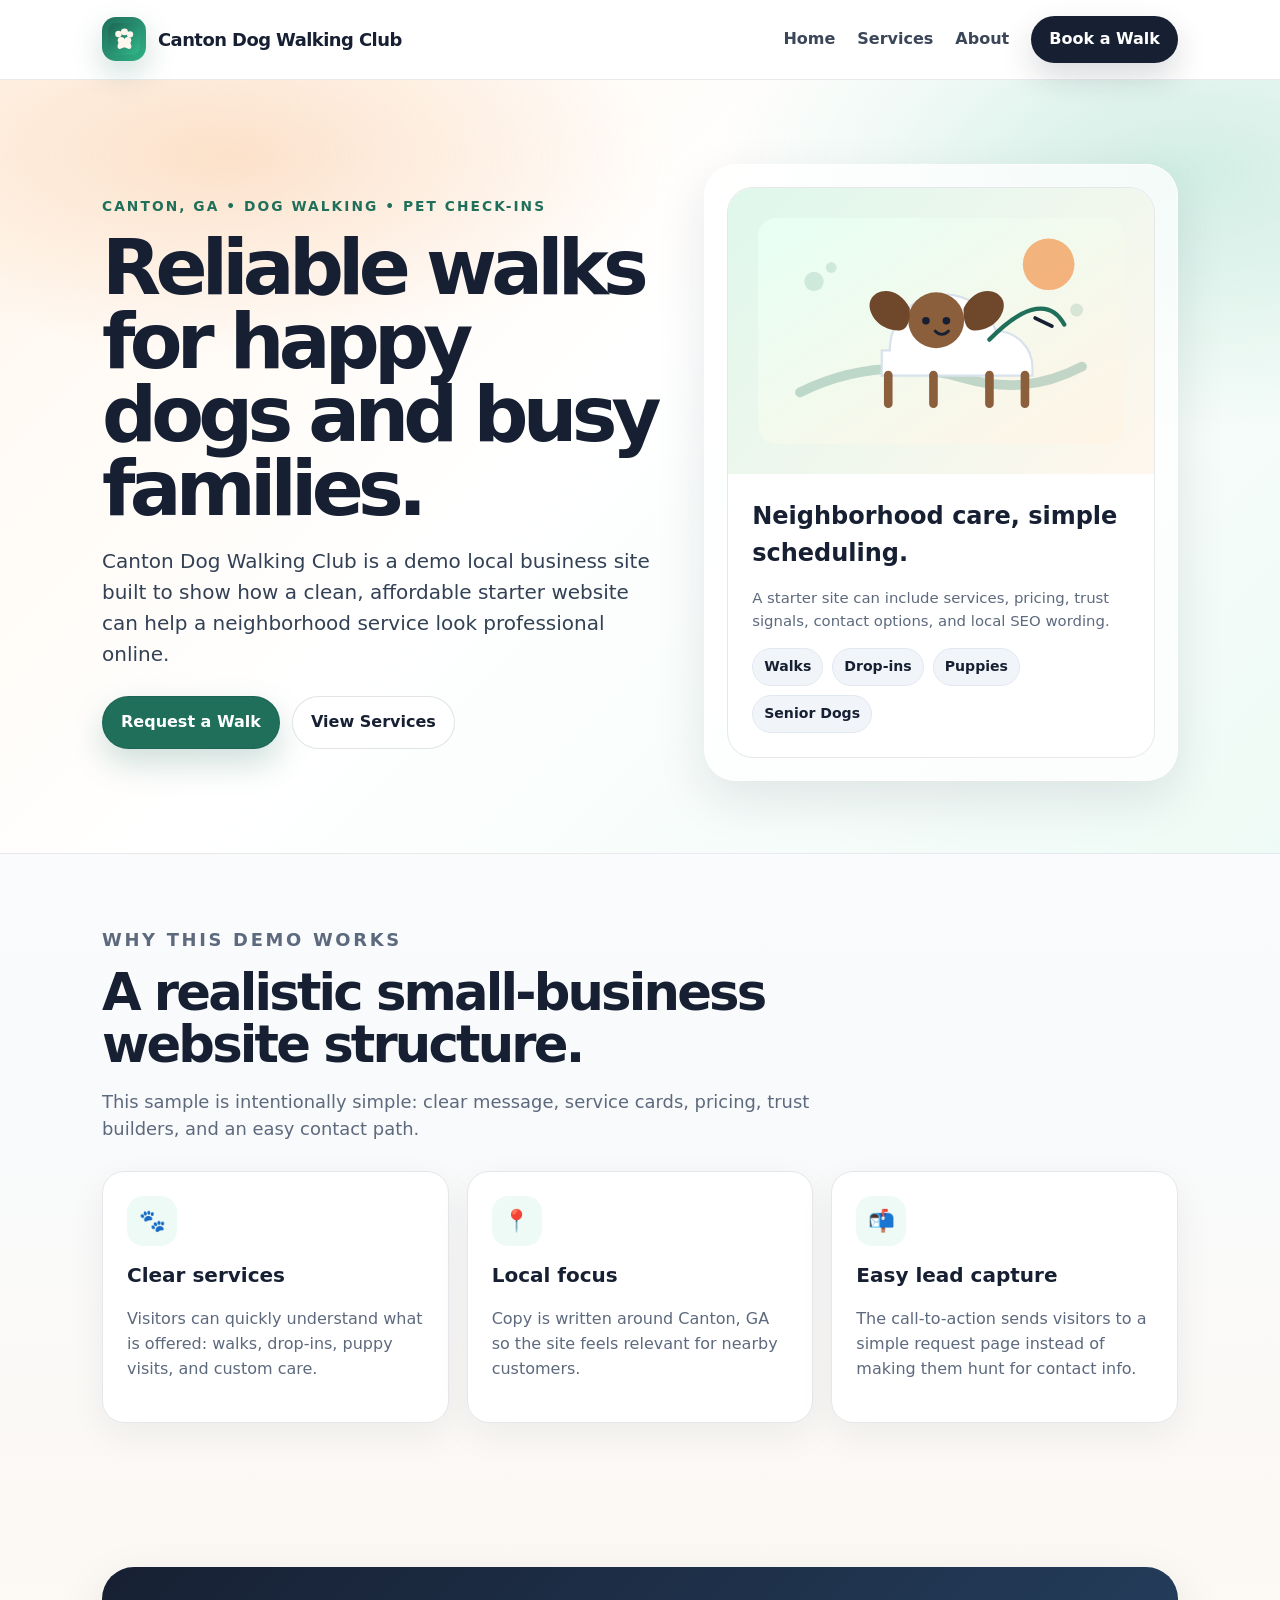
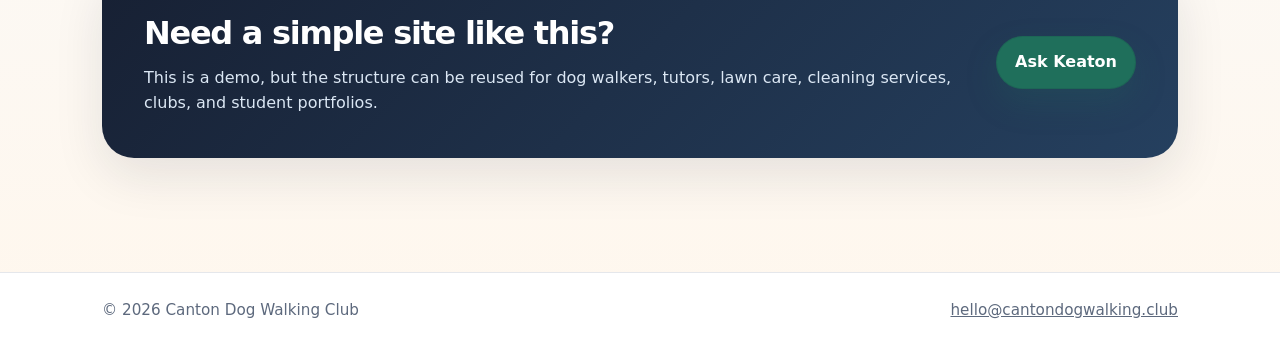
<file: index.html>
<!doctype html><html lang="en"><head><meta charset="utf-8"/><meta name="viewport" content="width=device-width, initial-scale=1"/><title>Canton Dog Walking Club | Dog Walking in Canton, GA</title><meta name="description" content="A friendly demo website for a Canton, Georgia dog walking and pet check-in service. Built as a client website sample."/><link rel="stylesheet" href="assets/style.css"/></head><body><header class="site-header"><nav class="nav"><a class="brand" href="index.html"><span class="logo-mark"><img src="assets/logo.svg" alt="" width="32" height="32"></span><span>Canton Dog Walking Club</span></a><div class="nav-links"><a href="index.html">Home</a><a href="services.html">Services</a><a href="about.html">About</a><a class="nav-cta" href="contact.html">Book a Walk</a></div></nav></header><a class="skip" href="#main">Skip to content</a><section class="hero"><div class="hero-inner"><div><p class="eyebrow">Canton, GA • Dog Walking • Pet Check-ins</p><h1>Reliable walks for happy dogs and busy families.</h1><p class="lead">Canton Dog Walking Club is a demo local business site built to show how a clean, affordable starter website can help a neighborhood service look professional online.</p><div class="btnrow"><a class="btn primary" href="contact.html">Request a Walk</a><a class="btn secondary" href="services.html">View Services</a></div></div><div class="hero-card"><div class="pet-card"><div class="pet-visual"><img src="assets/hero-dog.svg" alt="Illustration of a happy dog on a walk"></div><div class="pet-card-content"><h2 style="margin:0 0 8px">Neighborhood care, simple scheduling.</h2><p class="small">A starter site can include services, pricing, trust signals, contact options, and local SEO wording.</p><div class="badges"><span class="badge">Walks</span><span class="badge">Drop-ins</span><span class="badge">Puppies</span><span class="badge">Senior Dogs</span></div></div></div></div></div></section><main id="main"><section class="section"><div class="section-head"><p class="eyebrow">Why this demo works</p><h2>A realistic small-business website structure.</h2><p>This sample is intentionally simple: clear message, service cards, pricing, trust builders, and an easy contact path.</p></div><div class="grid3"><div class="card"><div class="icon">🐾</div><h3>Clear services</h3><p>Visitors can quickly understand what is offered: walks, drop-ins, puppy visits, and custom care.</p></div><div class="card"><div class="icon">📍</div><h3>Local focus</h3><p>Copy is written around Canton, GA so the site feels relevant for nearby customers.</p></div><div class="card"><div class="icon">📬</div><h3>Easy lead capture</h3><p>The call-to-action sends visitors to a simple request page instead of making them hunt for contact info.</p></div></div></section><section class="section"><div class="cta-band"><div><h2>Need a simple site like this?</h2><p>This is a demo, but the structure can be reused for dog walkers, tutors, lawn care, cleaning services, clubs, and student portfolios.</p></div><a class="btn primary" href="mailto:kcspellacy@gmail.com?subject=Website%20Demo%20Inquiry">Ask Keaton</a></div></section></main><footer class="footer"><div class="footer-inner"><span>© <span id="y"></span> Canton Dog Walking Club</span><span><a href="mailto:hello@cantondogwalking.club">hello@cantondogwalking.club</a></span></div></footer><script>document.getElementById('y').textContent = new Date().getFullYear();</script></body></html>
</file>
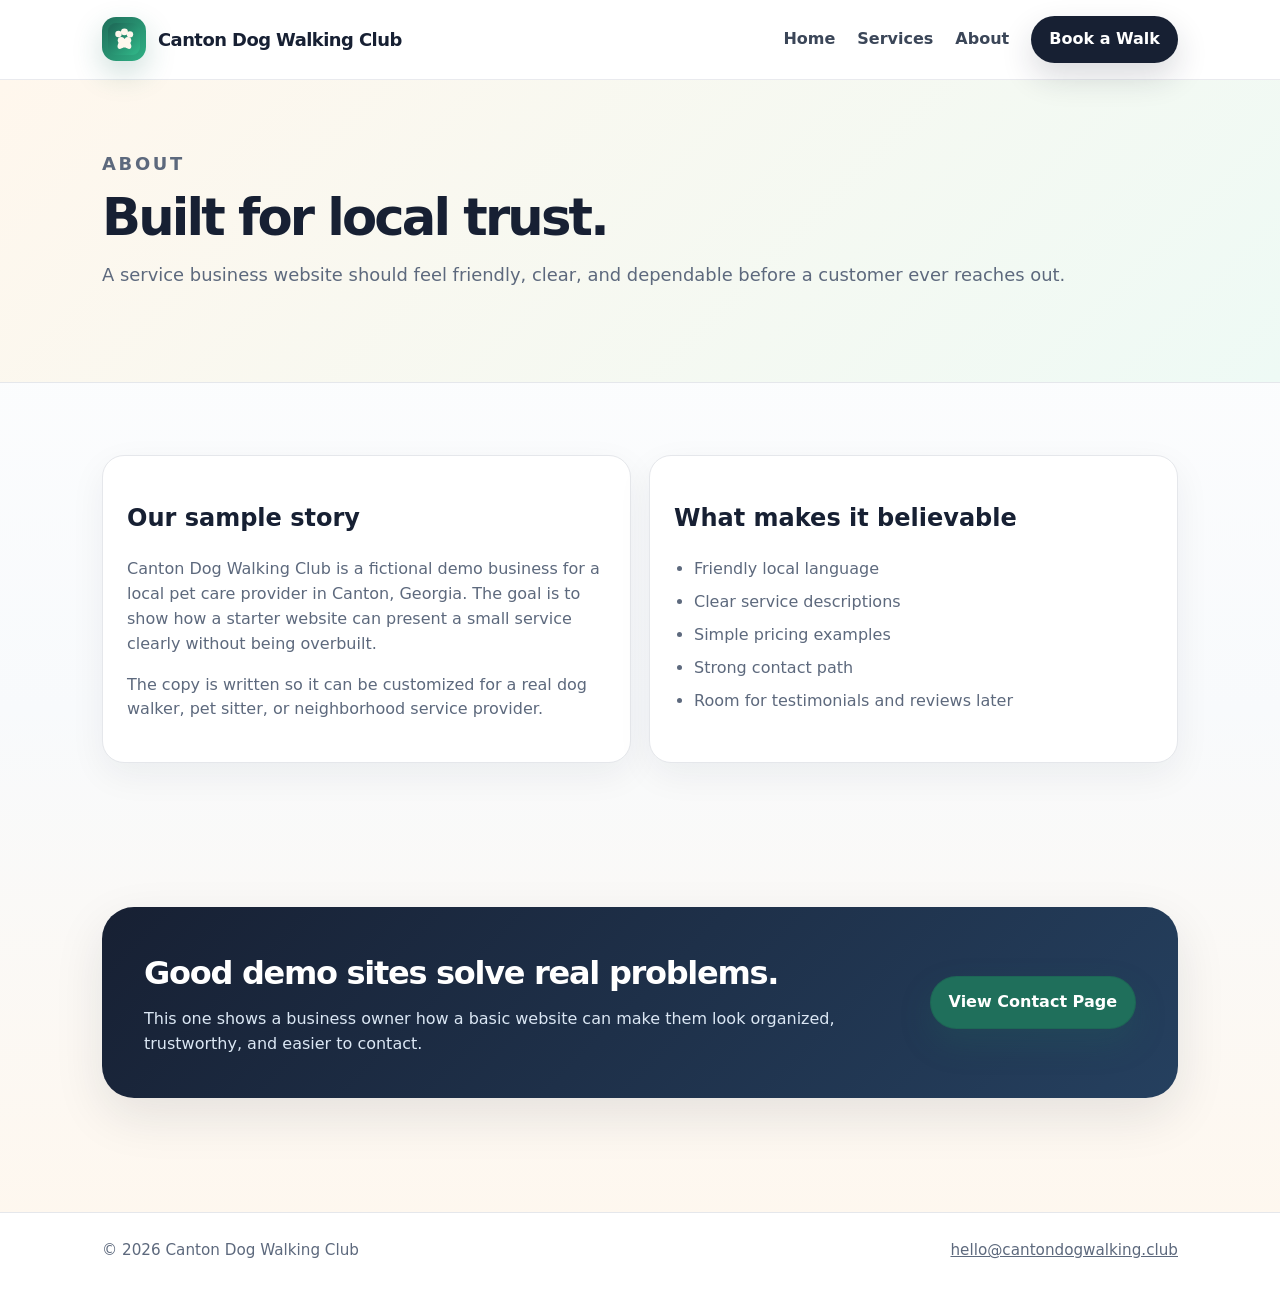
<file: about.html>
<!doctype html><html lang="en"><head><meta charset="utf-8"/><meta name="viewport" content="width=device-width, initial-scale=1"/><title>About | Canton Dog Walking Club</title><meta name="description" content="About page for the Canton Dog Walking Club demo website."/><link rel="stylesheet" href="assets/style.css"/></head><body><header class="site-header"><nav class="nav"><a class="brand" href="index.html"><span class="logo-mark"><img src="assets/logo.svg" alt="" width="32" height="32"></span><span>Canton Dog Walking Club</span></a><div class="nav-links"><a href="index.html">Home</a><a href="services.html">Services</a><a href="about.html">About</a><a class="nav-cta" href="contact.html">Book a Walk</a></div></nav></header><section class="page-hero"><div class="page-hero-inner"><p class="eyebrow">About</p><h1>Built for local trust.</h1><p>A service business website should feel friendly, clear, and dependable before a customer ever reaches out.</p></div></section><main><section class="section grid2"><div class="card"><h2>Our sample story</h2><p>Canton Dog Walking Club is a fictional demo business for a local pet care provider in Canton, Georgia. The goal is to show how a starter website can present a small service clearly without being overbuilt.</p><p>The copy is written so it can be customized for a real dog walker, pet sitter, or neighborhood service provider.</p></div><div class="card"><h2>What makes it believable</h2><ul class="list"><li>Friendly local language</li><li>Clear service descriptions</li><li>Simple pricing examples</li><li>Strong contact path</li><li>Room for testimonials and reviews later</li></ul></div></section><section class="section"><div class="cta-band"><div><h2>Good demo sites solve real problems.</h2><p>This one shows a business owner how a basic website can make them look organized, trustworthy, and easier to contact.</p></div><a class="btn primary" href="contact.html">View Contact Page</a></div></section></main><footer class="footer"><div class="footer-inner"><span>© <span id="y"></span> Canton Dog Walking Club</span><span><a href="mailto:hello@cantondogwalking.club">hello@cantondogwalking.club</a></span></div></footer><script>document.getElementById('y').textContent = new Date().getFullYear();</script></body></html>
</file>
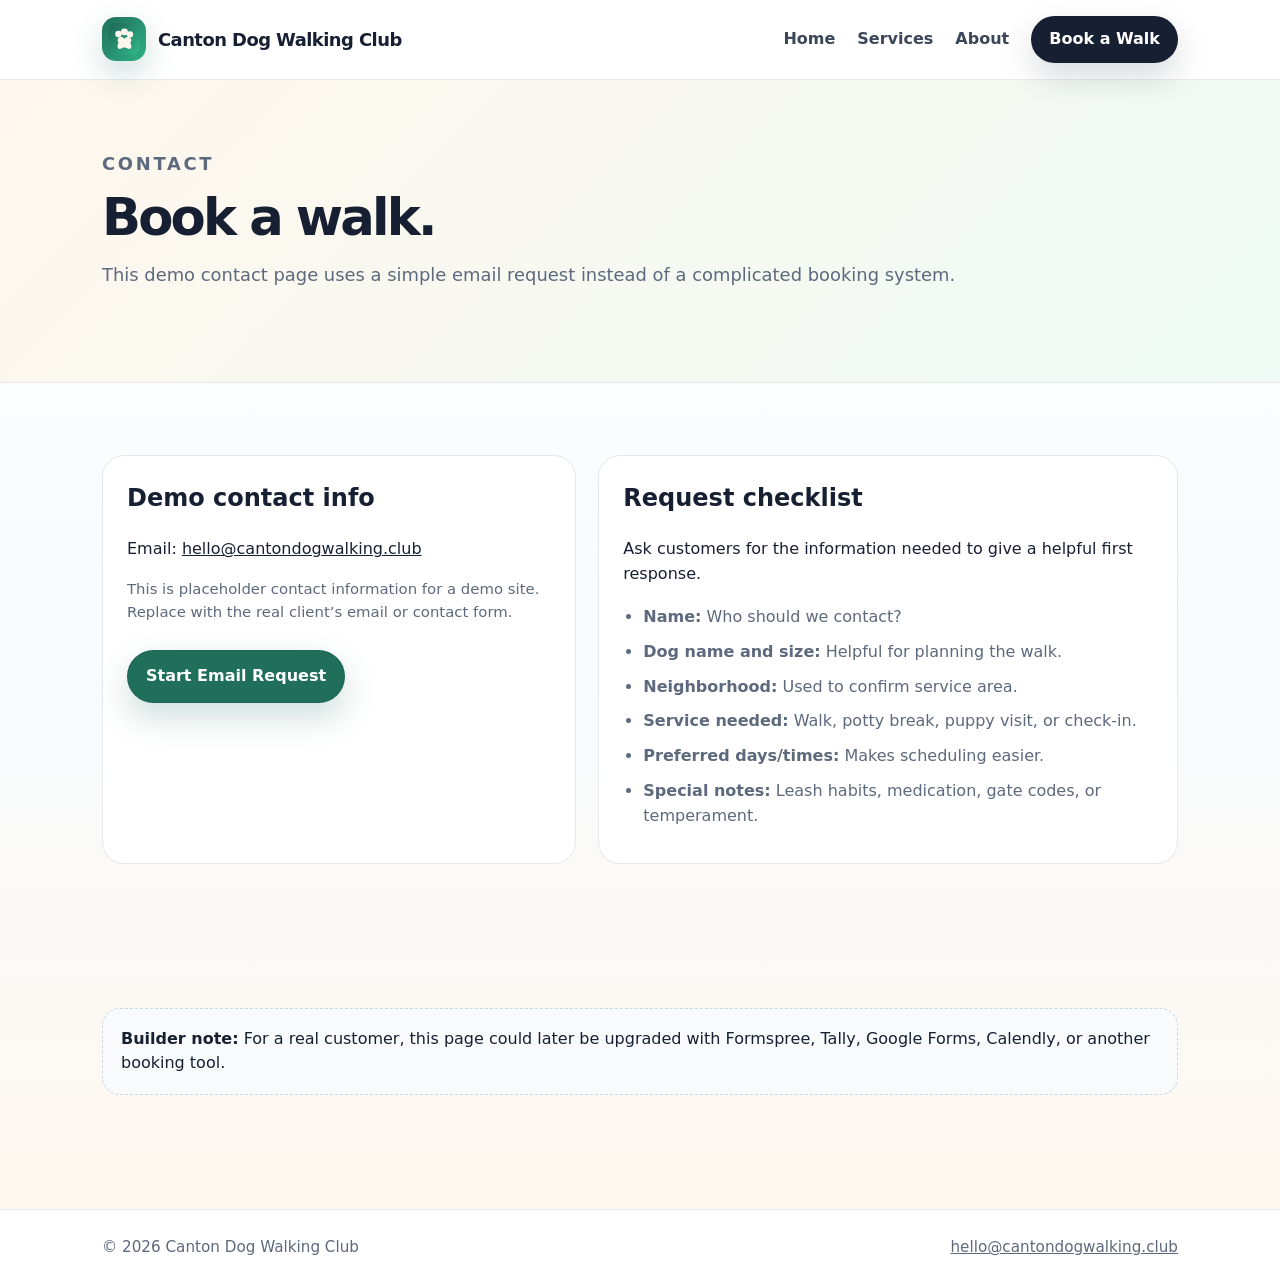
<file: contact.html>
<!doctype html><html lang="en"><head><meta charset="utf-8"/><meta name="viewport" content="width=device-width, initial-scale=1"/><title>Book a Walk | Canton Dog Walking Club</title><meta name="description" content="Contact Canton Dog Walking Club demo website to request a dog walk or pet check-in."/><link rel="stylesheet" href="assets/style.css"/></head><body><header class="site-header"><nav class="nav"><a class="brand" href="index.html"><span class="logo-mark"><img src="assets/logo.svg" alt="" width="32" height="32"></span><span>Canton Dog Walking Club</span></a><div class="nav-links"><a href="index.html">Home</a><a href="services.html">Services</a><a href="about.html">About</a><a class="nav-cta" href="contact.html">Book a Walk</a></div></nav></header><section class="page-hero"><div class="page-hero-inner"><p class="eyebrow">Contact</p><h1>Book a walk.</h1><p>This demo contact page uses a simple email request instead of a complicated booking system.</p></div></section><main><section class="section split"><div class="contact-box"><h2 style="margin-top:0">Demo contact info</h2><p>Email: <a href="mailto:hello@cantondogwalking.club">hello@cantondogwalking.club</a></p><p class="small">This is placeholder contact information for a demo site. Replace with the real client’s email or contact form.</p><div class="btnrow"><a class="btn primary" href="mailto:hello@cantondogwalking.club?subject=Dog%20Walking%20Request&body=Name:%0D%0ADog%20name:%0D%0ANeighborhood:%0D%0AService%20needed:%0D%0APreferred%20days/times:%0D%0ANotes:">Start Email Request</a></div></div><div class="contact-box"><h2 style="margin-top:0">Request checklist</h2><p>Ask customers for the information needed to give a helpful first response.</p><ul class="checklist"><li><strong>Name:</strong> Who should we contact?</li><li><strong>Dog name and size:</strong> Helpful for planning the walk.</li><li><strong>Neighborhood:</strong> Used to confirm service area.</li><li><strong>Service needed:</strong> Walk, potty break, puppy visit, or check-in.</li><li><strong>Preferred days/times:</strong> Makes scheduling easier.</li><li><strong>Special notes:</strong> Leash habits, medication, gate codes, or temperament.</li></ul></div></section><section class="section"><div class="form-note"><strong>Builder note:</strong> For a real customer, this page could later be upgraded with Formspree, Tally, Google Forms, Calendly, or another booking tool.</div></section></main><footer class="footer"><div class="footer-inner"><span>© <span id="y"></span> Canton Dog Walking Club</span><span><a href="mailto:hello@cantondogwalking.club">hello@cantondogwalking.club</a></span></div></footer><script>document.getElementById('y').textContent = new Date().getFullYear();</script></body></html>
</file>
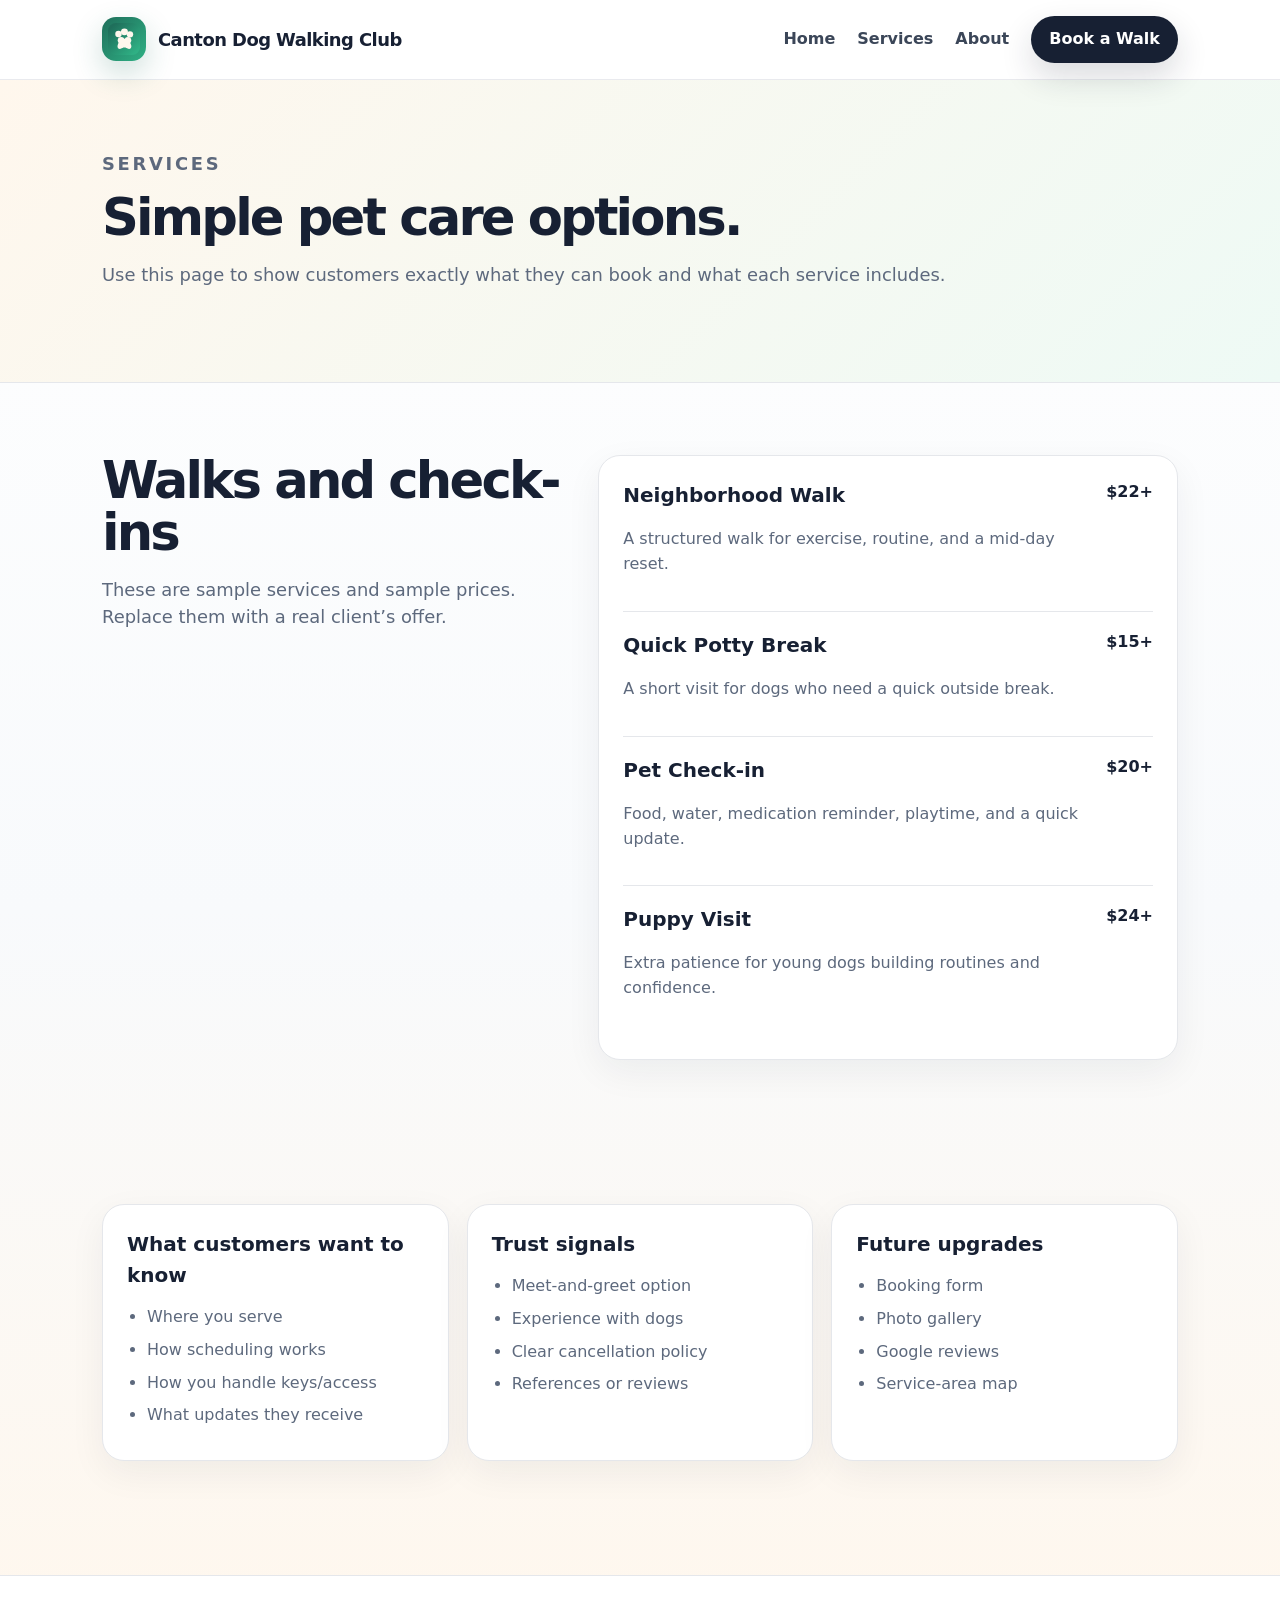
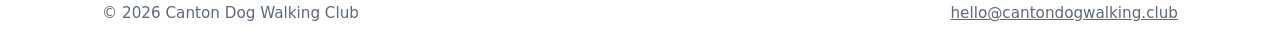
<file: services.html>
<!doctype html><html lang="en"><head><meta charset="utf-8"/><meta name="viewport" content="width=device-width, initial-scale=1"/><title>Services | Canton Dog Walking Club</title><meta name="description" content="Dog walking and pet check-in service options for Canton Dog Walking Club demo site."/><link rel="stylesheet" href="assets/style.css"/></head><body><header class="site-header"><nav class="nav"><a class="brand" href="index.html"><span class="logo-mark"><img src="assets/logo.svg" alt="" width="32" height="32"></span><span>Canton Dog Walking Club</span></a><div class="nav-links"><a href="index.html">Home</a><a href="services.html">Services</a><a href="about.html">About</a><a class="nav-cta" href="contact.html">Book a Walk</a></div></nav></header><section class="page-hero"><div class="page-hero-inner"><p class="eyebrow">Services</p><h1>Simple pet care options.</h1><p>Use this page to show customers exactly what they can book and what each service includes.</p></div></section><main><section class="section split"><div><div class="section-head"><h2>Walks and check-ins</h2><p>These are sample services and sample prices. Replace them with a real client’s offer.</p></div></div><div class="card"><div class="service-row"><div><h3>Neighborhood Walk</h3><p>A structured walk for exercise, routine, and a mid-day reset.</p></div><strong>$22+</strong></div><div class="service-row"><div><h3>Quick Potty Break</h3><p>A short visit for dogs who need a quick outside break.</p></div><strong>$15+</strong></div><div class="service-row"><div><h3>Pet Check-in</h3><p>Food, water, medication reminder, playtime, and a quick update.</p></div><strong>$20+</strong></div><div class="service-row"><div><h3>Puppy Visit</h3><p>Extra patience for young dogs building routines and confidence.</p></div><strong>$24+</strong></div></div></section><section class="section"><div class="grid3"><div class="card"><h3>What customers want to know</h3><ul class="list"><li>Where you serve</li><li>How scheduling works</li><li>How you handle keys/access</li><li>What updates they receive</li></ul></div><div class="card"><h3>Trust signals</h3><ul class="list"><li>Meet-and-greet option</li><li>Experience with dogs</li><li>Clear cancellation policy</li><li>References or reviews</li></ul></div><div class="card"><h3>Future upgrades</h3><ul class="list"><li>Booking form</li><li>Photo gallery</li><li>Google reviews</li><li>Service-area map</li></ul></div></div></section></main><footer class="footer"><div class="footer-inner"><span>© <span id="y"></span> Canton Dog Walking Club</span><span><a href="mailto:hello@cantondogwalking.club">hello@cantondogwalking.club</a></span></div></footer><script>document.getElementById('y').textContent = new Date().getFullYear();</script></body></html>
</file>
<file: assets/style.css>
:root{--ink:#172033;--muted:#5d697d;--brand:#1f6f5b;--brand-2:#f4a261;--cream:#fff7ed;--bg:#f8fafc;--card:#ffffff;--line:#e5e7eb;--shadow:0 18px 50px rgba(23,32,51,.10);--radius:22px;--max:1120px}*{box-sizing:border-box}html{scroll-behavior:smooth}body{margin:0;color:var(--ink);font-family:Inter,ui-sans-serif,system-ui,-apple-system,Segoe UI,Roboto,Arial,sans-serif;background:linear-gradient(180deg,#fff 0%,#f8fafc 55%,#fff7ed 100%);line-height:1.55}a{color:inherit}img{max-width:100%;display:block}.skip{position:absolute;left:-999px;top:auto}.skip:focus{left:16px;top:16px;background:#fff;padding:10px 14px;border-radius:12px;z-index:10}.site-header{position:sticky;top:0;z-index:5;background:rgba(255,255,255,.88);backdrop-filter:blur(12px);border-bottom:1px solid rgba(229,231,235,.85)}.nav{max-width:var(--max);margin:0 auto;padding:16px 22px;display:flex;align-items:center;justify-content:space-between;gap:22px}.brand{display:flex;align-items:center;gap:12px;text-decoration:none;font-weight:850;letter-spacing:-.03em;font-size:1.12rem}.logo-mark{width:44px;height:44px;border-radius:14px;display:grid;place-items:center;background:linear-gradient(135deg,var(--brand),#2fb084);color:#fff;box-shadow:0 12px 30px rgba(31,111,91,.22)}.nav-links{display:flex;align-items:center;gap:22px;font-weight:650;color:#3b4658}.nav-links a{text-decoration:none}.nav-links a:hover{color:var(--brand)}.nav-cta{background:var(--ink);color:#fff!important;padding:11px 18px;border-radius:999px;box-shadow:0 14px 32px rgba(23,32,51,.16)}.hero{background:radial-gradient(800px 360px at 18% 10%,rgba(244,162,97,.28),transparent 55%),radial-gradient(820px 460px at 92% 12%,rgba(47,176,132,.20),transparent 56%),linear-gradient(135deg,#fff7ed 0%,#fff 45%,#eefaf5 100%);border-bottom:1px solid rgba(229,231,235,.8)}.hero-inner{max-width:var(--max);margin:0 auto;padding:84px 22px 72px;display:grid;grid-template-columns:1.08fr .92fr;gap:46px;align-items:center}.eyebrow{margin:0 0 14px;color:var(--brand);font-weight:900;letter-spacing:.15em;text-transform:uppercase;font-size:.86rem}h1{margin:0;font-size:clamp(2.65rem,6vw,5.25rem);line-height:.96;letter-spacing:-.075em}.hero p.lead{font-size:1.25rem;color:#334155;max-width:62ch}.btnrow{display:flex;gap:12px;flex-wrap:wrap;margin-top:26px}.btn{display:inline-flex;align-items:center;justify-content:center;padding:13px 18px;border-radius:999px;border:1px solid rgba(23,32,51,.12);text-decoration:none;font-weight:850;transition:transform .15s ease,box-shadow .15s ease}.btn:hover{transform:translateY(-1px)}.btn.primary{background:var(--brand);color:#fff;box-shadow:0 14px 32px rgba(31,111,91,.22)}.btn.secondary{background:#fff;color:var(--ink)}.hero-card{background:rgba(255,255,255,.74);border:1px solid rgba(255,255,255,.8);border-radius:32px;padding:22px;box-shadow:var(--shadow)}.pet-card{background:#fff;border:1px solid var(--line);border-radius:26px;overflow:hidden}.pet-visual{min-height:260px;background:linear-gradient(135deg,#dff7ec,#fff7ed);display:grid;place-items:center;padding:30px}.pet-card-content{padding:24px}.badges{display:flex;gap:9px;flex-wrap:wrap}.badge{background:#f1f5f9;border:1px solid #e2e8f0;border-radius:999px;padding:7px 11px;font-weight:800;font-size:.88rem}main{max-width:var(--max);margin:0 auto;padding:0 22px}.section{padding:72px 0}.section-head{max-width:760px;margin-bottom:28px}.section-head h2,.page-hero h1{margin:0;font-size:clamp(2rem,4vw,3.6rem);line-height:1;letter-spacing:-.055em}.section-head p,.page-hero p{font-size:1.12rem;color:var(--muted)}.grid3{display:grid;grid-template-columns:repeat(3,1fr);gap:18px}.grid2{display:grid;grid-template-columns:repeat(2,1fr);gap:18px}.card{background:var(--card);border:1px solid var(--line);border-radius:var(--radius);padding:24px;box-shadow:0 12px 36px rgba(23,32,51,.06)}.card h3{margin:0 0 8px;font-size:1.25rem}.card p{color:var(--muted)}.icon{width:50px;height:50px;border-radius:16px;display:grid;place-items:center;background:#eefaf5;color:var(--brand);font-size:1.35rem;margin-bottom:14px}.list{margin:14px 0 0;padding-left:20px;color:var(--muted)}.list li{margin:8px 0}.cta-band{background:linear-gradient(135deg,var(--ink),#25405f);color:#fff;border-radius:32px;padding:42px;display:grid;grid-template-columns:1fr auto;gap:20px;align-items:center;box-shadow:var(--shadow)}.cta-band p{color:#dbe7f4;margin:8px 0 0}.cta-band h2{margin:0;font-size:2rem;letter-spacing:-.04em}.footer{margin-top:42px;border-top:1px solid var(--line);background:#fff}.footer-inner{max-width:var(--max);margin:0 auto;padding:26px 22px;display:flex;justify-content:space-between;gap:20px;color:var(--muted);font-size:.95rem}.page-hero{background:linear-gradient(135deg,#fff7ed,#eefaf5);border-bottom:1px solid var(--line)}.page-hero-inner{max-width:var(--max);margin:0 auto;padding:70px 22px 76px}.split{display:grid;grid-template-columns:.9fr 1.1fr;gap:22px}.service-row{display:grid;grid-template-columns:1fr auto;gap:16px;align-items:start;border-top:1px solid var(--line);padding:18px 0}.service-row:first-child{border-top:0;padding-top:0}.contact-box{background:#fff;border:1px solid var(--line);border-radius:var(--radius);padding:24px}.form-note{background:#f8fafc;border:1px dashed #cbd5e1;border-radius:18px;padding:18px}.checklist{margin:18px 0 0;padding-left:20px;color:var(--muted)}.checklist li{margin:10px 0}.small{font-size:.93rem;color:var(--muted)}@media(max-width:880px){.hero-inner,.grid3,.grid2,.split,.cta-band{grid-template-columns:1fr}.nav{align-items:flex-start}.nav-links{gap:12px;flex-wrap:wrap;justify-content:flex-end}.hero-inner{padding-top:54px}}@media(max-width:620px){.nav{flex-direction:column}.nav-links{justify-content:flex-start}.nav-cta{padding:9px 13px}.cta-band{padding:26px}}
</file>
